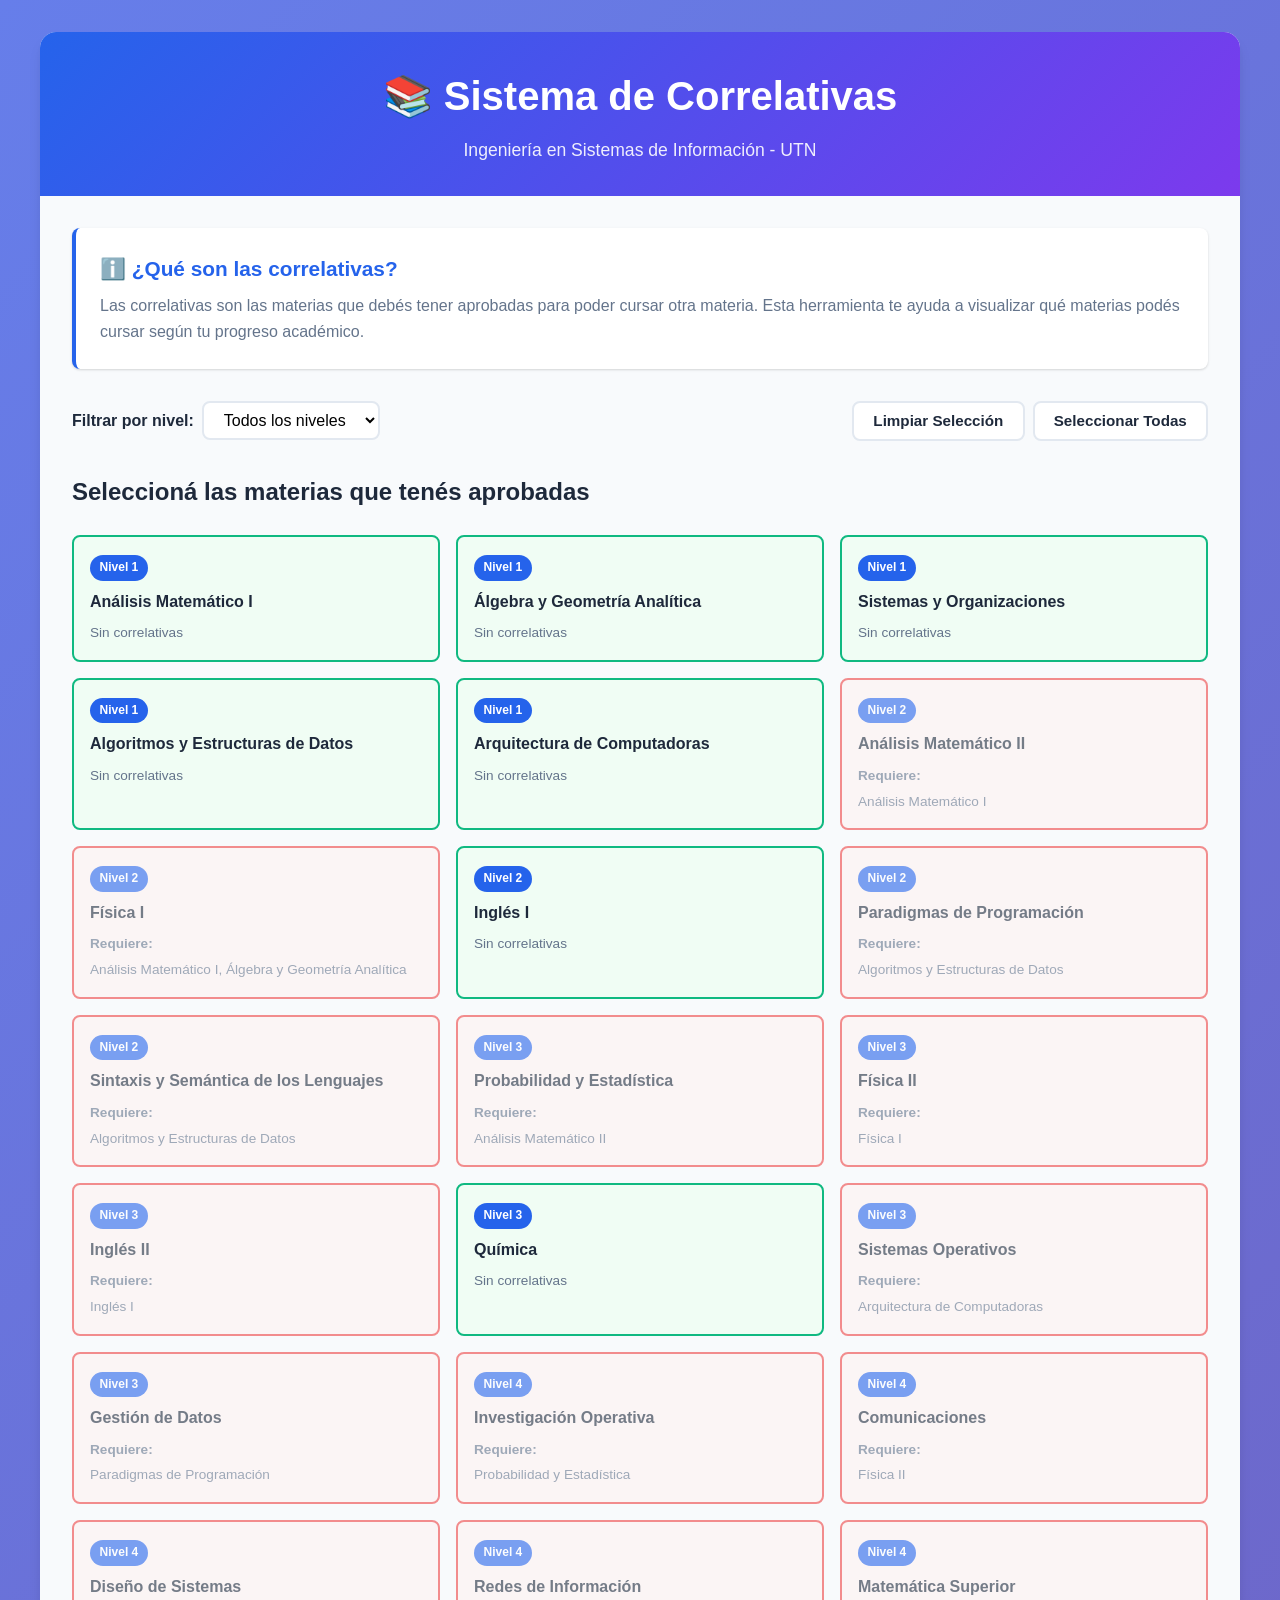
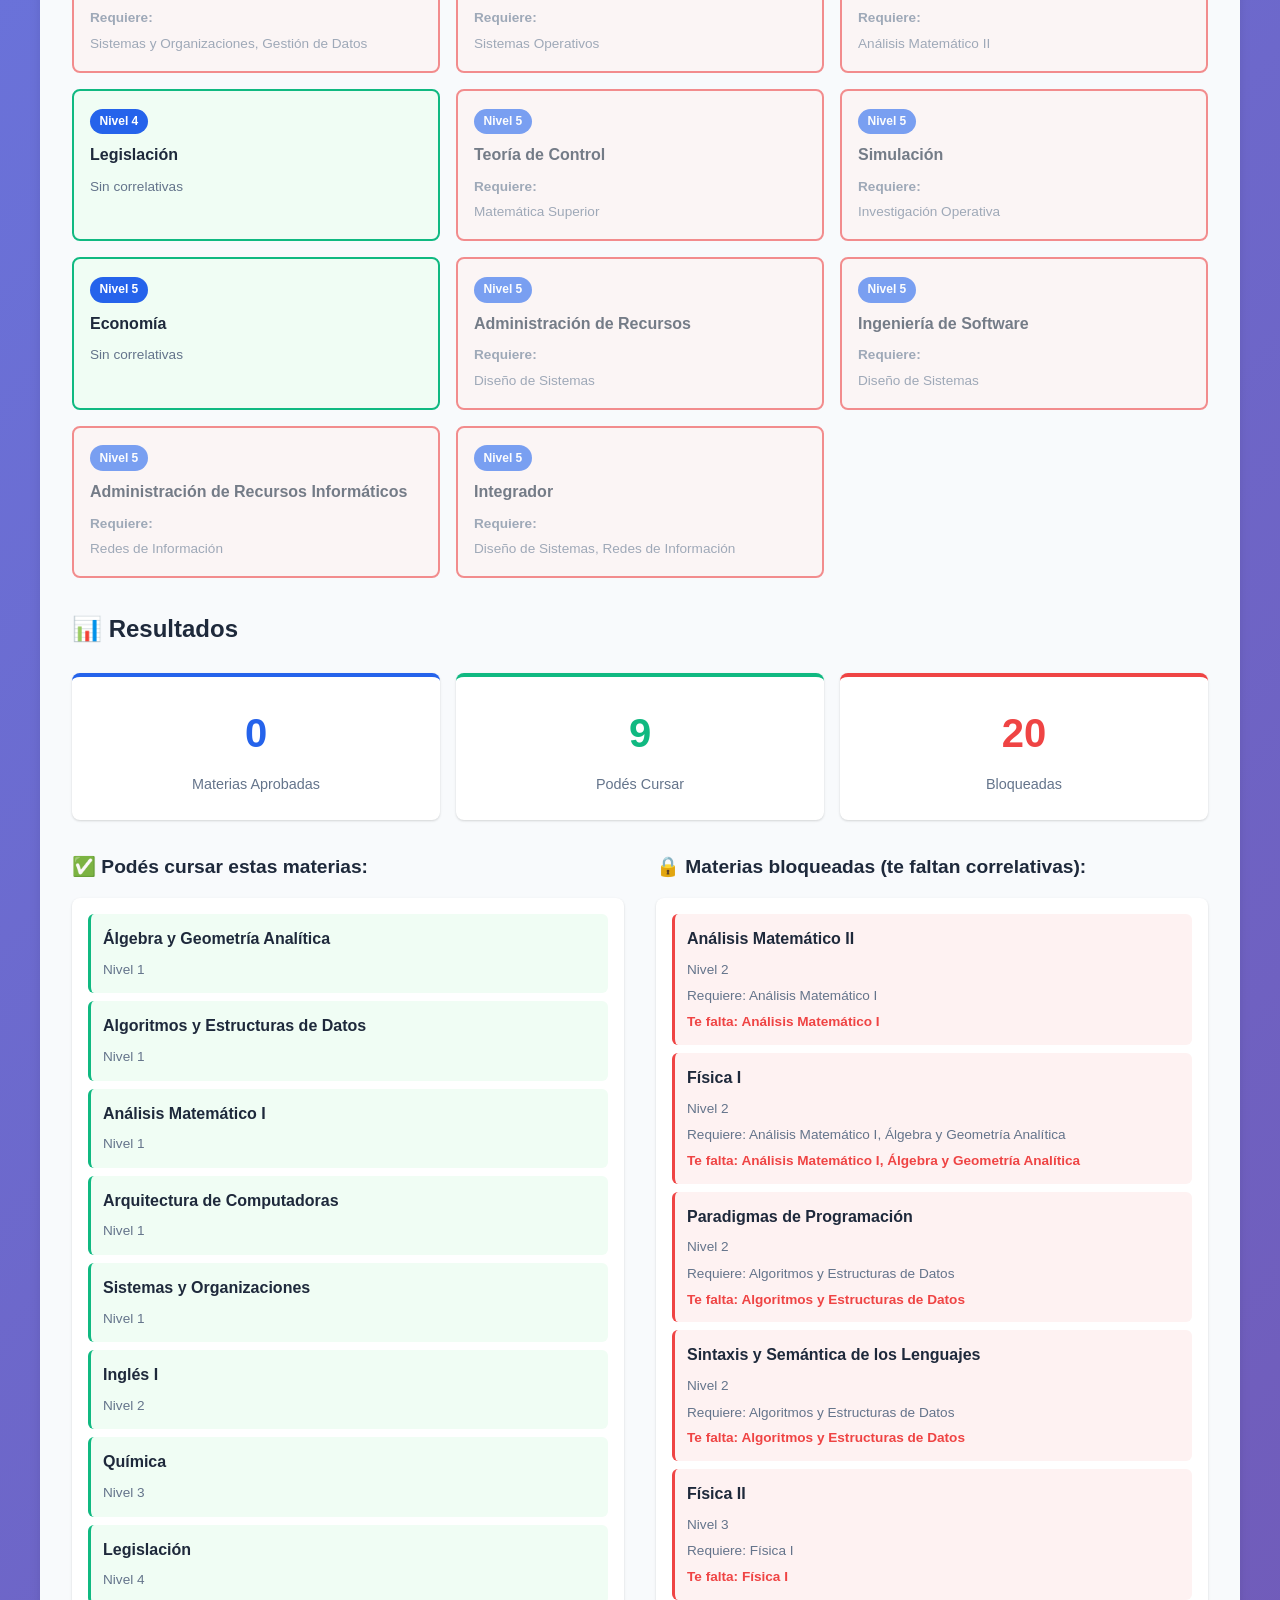
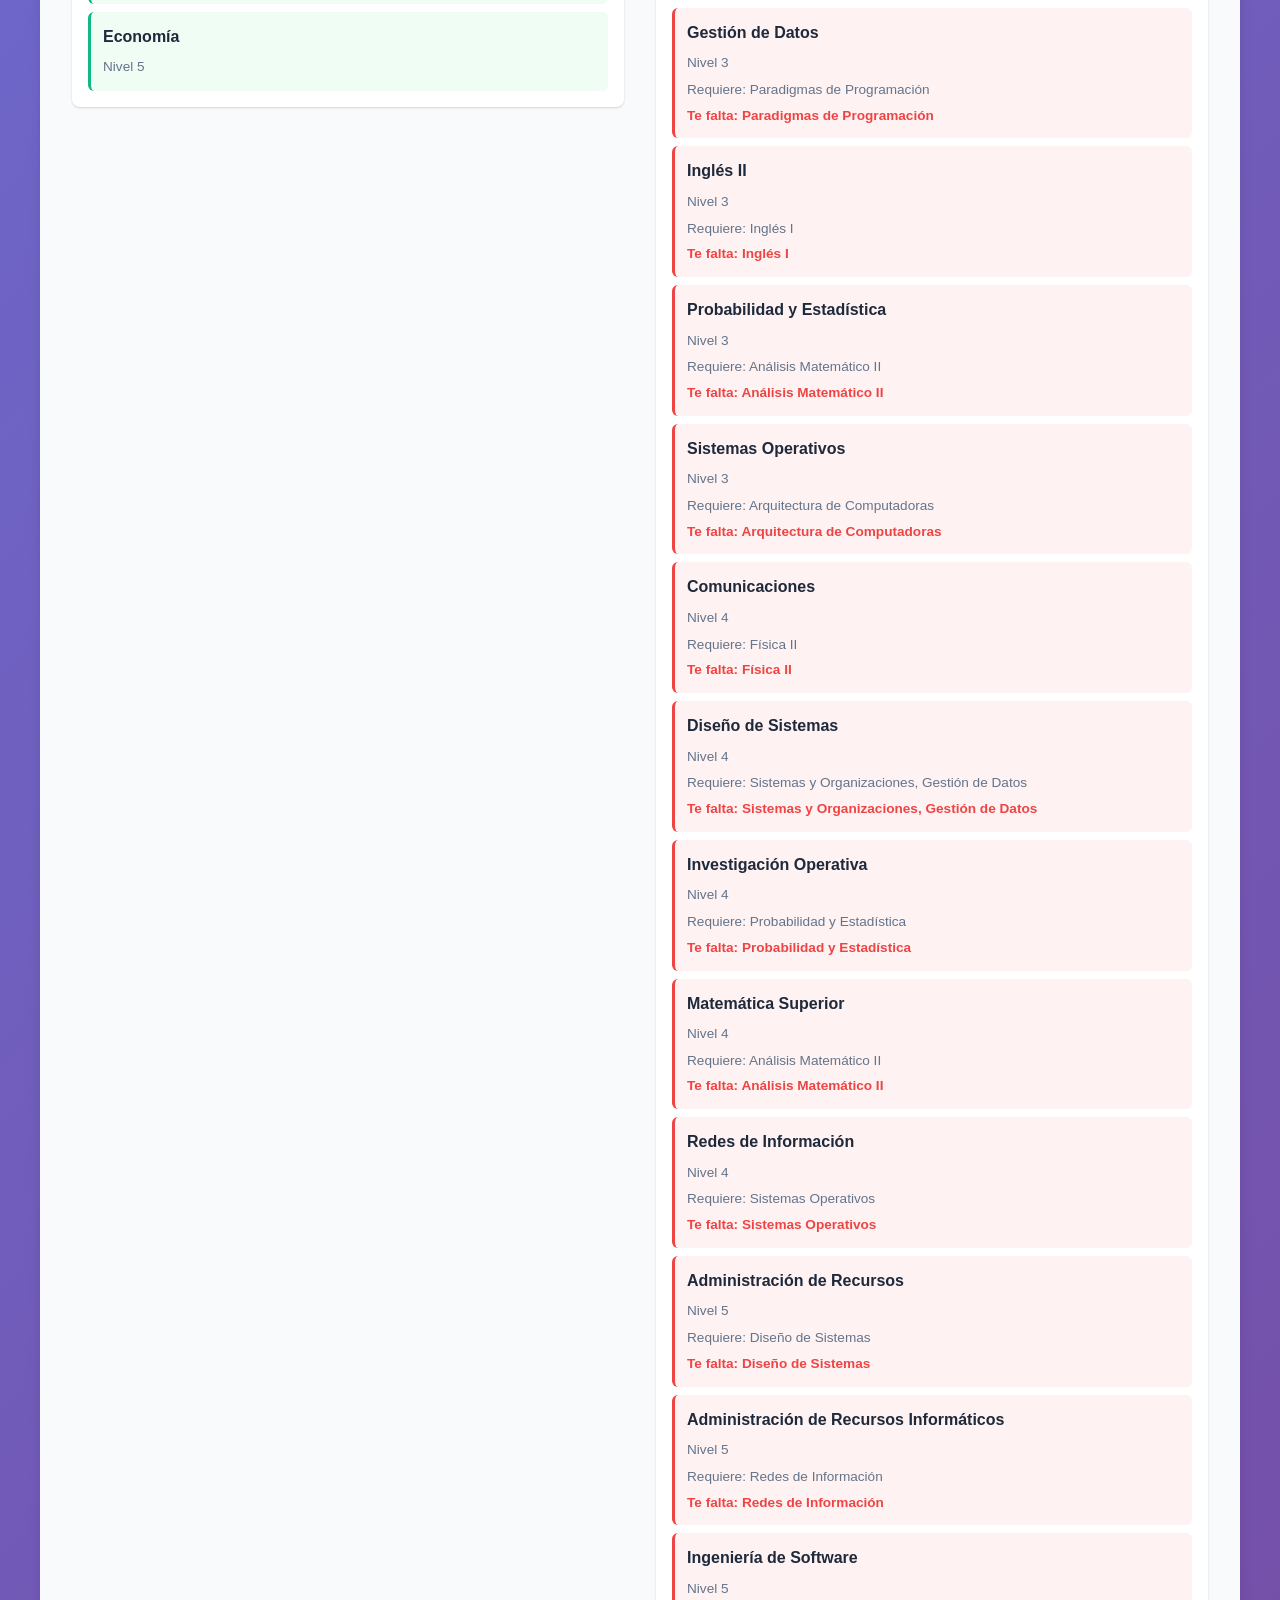
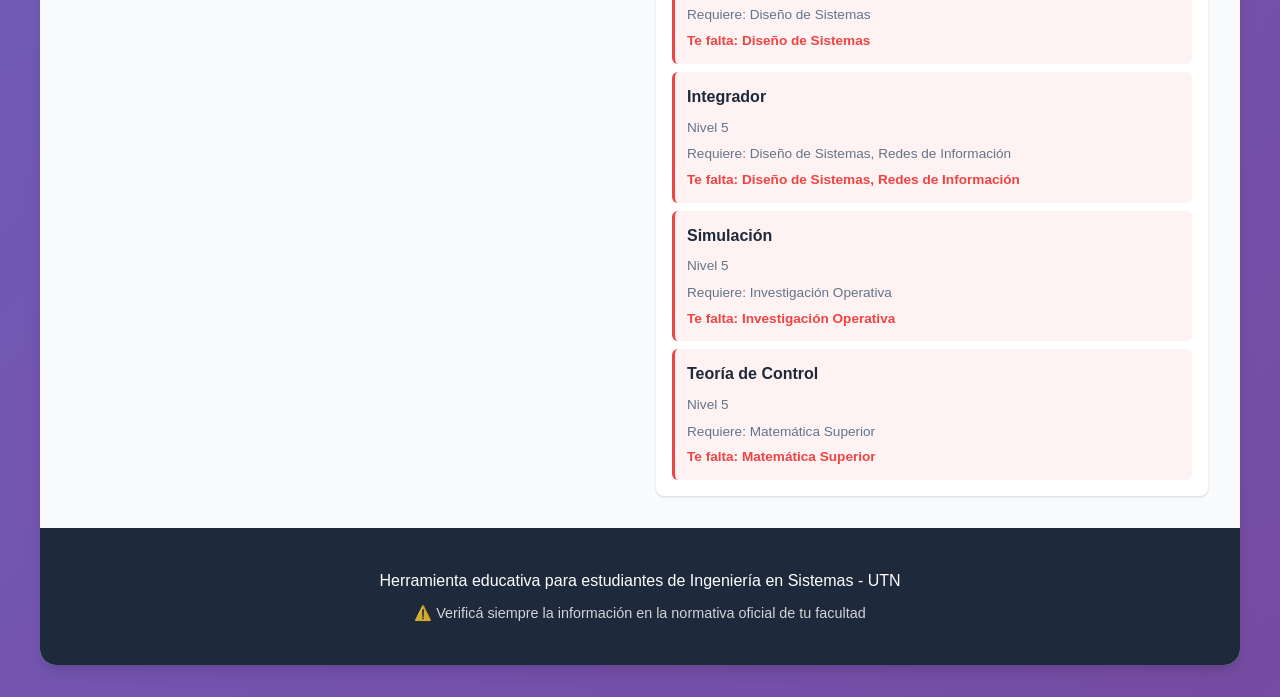
<file: index.html>
<!DOCTYPE html>
<html lang="es">
<head>
    <meta charset="UTF-8">
    <meta name="viewport" content="width=device-width, initial-scale=1.0">
    <title>Correlativas - Sistemas de Información UTN</title>
    <link rel="stylesheet" href="styles.css">
</head>
<body>
    <div class="container">
        <header>
            <h1>📚 Sistema de Correlativas</h1>
            <p class="subtitle">Ingeniería en Sistemas de Información - UTN</p>
        </header>

        <div class="main-content">
            <section class="info-panel">
                <h2>ℹ️ ¿Qué son las correlativas?</h2>
                <p>Las correlativas son las materias que debés tener aprobadas para poder cursar otra materia. 
                   Esta herramienta te ayuda a visualizar qué materias podés cursar según tu progreso académico.</p>
            </section>

            <section class="controls">
                <div class="nivel-selector">
                    <label for="nivelFilter">Filtrar por nivel:</label>
                    <select id="nivelFilter">
                        <option value="todos">Todos los niveles</option>
                        <option value="1">Nivel 1</option>
                        <option value="2">Nivel 2</option>
                        <option value="3">Nivel 3</option>
                        <option value="4">Nivel 4</option>
                        <option value="5">Nivel 5</option>
                    </select>
                </div>
                <div class="actions">
                    <button id="clearAll" class="btn btn-secondary">Limpiar Selección</button>
                    <button id="selectAll" class="btn btn-secondary">Seleccionar Todas</button>
                </div>
            </section>

            <section class="materias-section">
                <h2>Seleccioná las materias que tenés aprobadas</h2>
                <div id="materiasContainer" class="materias-grid"></div>
            </section>

            <section class="resultados-section">
                <h2>📊 Resultados</h2>
                <div class="stats">
                    <div class="stat-card">
                        <span class="stat-number" id="materiasAprobadas">0</span>
                        <span class="stat-label">Materias Aprobadas</span>
                    </div>
                    <div class="stat-card">
                        <span class="stat-number" id="materiasPosibles">0</span>
                        <span class="stat-label">Podés Cursar</span>
                    </div>
                    <div class="stat-card">
                        <span class="stat-number" id="materiasBloqueadas">0</span>
                        <span class="stat-label">Bloqueadas</span>
                    </div>
                </div>

                <div class="resultados-details">
                    <div class="resultado-group">
                        <h3>✅ Podés cursar estas materias:</h3>
                        <div id="materiasPosiblesLista" class="materias-lista"></div>
                    </div>
                    <div class="resultado-group">
                        <h3>🔒 Materias bloqueadas (te faltan correlativas):</h3>
                        <div id="materiasBloqueadasLista" class="materias-lista"></div>
                    </div>
                </div>
            </section>
        </div>

        <footer>
            <p>Herramienta educativa para estudiantes de Ingeniería en Sistemas - UTN</p>
            <p class="disclaimer">⚠️ Verificá siempre la información en la normativa oficial de tu facultad</p>
        </footer>
    </div>

    <script src="script.js"></script>
</body>
</html>
</file>
<file: styles.css>
* {
    margin: 0;
    padding: 0;
    box-sizing: border-box;
}

:root {
    --primary-color: #2563eb;
    --secondary-color: #7c3aed;
    --success-color: #10b981;
    --warning-color: #f59e0b;
    --danger-color: #ef4444;
    --bg-color: #f8fafc;
    --card-bg: #ffffff;
    --text-color: #1e293b;
    --text-secondary: #64748b;
    --border-color: #e2e8f0;
    --shadow: 0 1px 3px 0 rgba(0, 0, 0, 0.1), 0 1px 2px 0 rgba(0, 0, 0, 0.06);
    --shadow-lg: 0 10px 15px -3px rgba(0, 0, 0, 0.1), 0 4px 6px -2px rgba(0, 0, 0, 0.05);
}

body {
    font-family: -apple-system, BlinkMacSystemFont, 'Segoe UI', Roboto, 'Helvetica Neue', Arial, sans-serif;
    background: linear-gradient(135deg, #667eea 0%, #764ba2 100%);
    color: var(--text-color);
    line-height: 1.6;
    min-height: 100vh;
    padding: 2rem 1rem;
}

.container {
    max-width: 1200px;
    margin: 0 auto;
    background: var(--bg-color);
    border-radius: 1rem;
    box-shadow: var(--shadow-lg);
    overflow: hidden;
}

header {
    background: linear-gradient(135deg, var(--primary-color) 0%, var(--secondary-color) 100%);
    color: white;
    padding: 2rem;
    text-align: center;
}

header h1 {
    font-size: 2.5rem;
    margin-bottom: 0.5rem;
    font-weight: 700;
}

.subtitle {
    font-size: 1.1rem;
    opacity: 0.9;
}

.main-content {
    padding: 2rem;
}

.info-panel {
    background: var(--card-bg);
    border-left: 4px solid var(--primary-color);
    padding: 1.5rem;
    border-radius: 0.5rem;
    margin-bottom: 2rem;
    box-shadow: var(--shadow);
}

.info-panel h2 {
    color: var(--primary-color);
    margin-bottom: 0.5rem;
    font-size: 1.3rem;
}

.info-panel p {
    color: var(--text-secondary);
}

.controls {
    display: flex;
    justify-content: space-between;
    align-items: center;
    gap: 1rem;
    margin-bottom: 2rem;
    flex-wrap: wrap;
}

.nivel-selector {
    display: flex;
    align-items: center;
    gap: 0.5rem;
}

.nivel-selector label {
    font-weight: 600;
    color: var(--text-color);
}

.nivel-selector select {
    padding: 0.5rem 1rem;
    border: 2px solid var(--border-color);
    border-radius: 0.5rem;
    background: white;
    font-size: 1rem;
    cursor: pointer;
    transition: border-color 0.3s;
}

.nivel-selector select:hover,
.nivel-selector select:focus {
    border-color: var(--primary-color);
    outline: none;
}

.actions {
    display: flex;
    gap: 0.5rem;
}

.btn {
    padding: 0.6rem 1.2rem;
    border: none;
    border-radius: 0.5rem;
    font-size: 0.95rem;
    font-weight: 600;
    cursor: pointer;
    transition: all 0.3s;
}

.btn-secondary {
    background: var(--card-bg);
    color: var(--text-color);
    border: 2px solid var(--border-color);
}

.btn-secondary:hover {
    background: var(--primary-color);
    color: white;
    border-color: var(--primary-color);
    transform: translateY(-2px);
    box-shadow: var(--shadow);
}

.materias-section {
    margin-bottom: 2rem;
}

.materias-section h2 {
    color: var(--text-color);
    margin-bottom: 1.5rem;
    font-size: 1.5rem;
}

.materias-grid {
    display: grid;
    grid-template-columns: repeat(auto-fill, minmax(280px, 1fr));
    gap: 1rem;
}

.materia-card {
    background: var(--card-bg);
    border: 2px solid var(--border-color);
    border-radius: 0.5rem;
    padding: 1rem;
    cursor: pointer;
    transition: all 0.3s;
    position: relative;
}

.materia-card:hover {
    transform: translateY(-2px);
    box-shadow: var(--shadow);
    border-color: var(--primary-color);
}

.materia-card.aprobada {
    background: linear-gradient(135deg, #10b981 0%, #059669 100%);
    color: white;
    border-color: var(--success-color);
}

.materia-card.puede-cursar {
    border-color: var(--success-color);
    background: #f0fdf4;
}

.materia-card.bloqueada {
    opacity: 0.6;
    border-color: var(--danger-color);
    background: #fef2f2;
}

.materia-nombre {
    font-weight: 700;
    font-size: 1rem;
    margin-bottom: 0.5rem;
    display: block;
}

.materia-nivel {
    display: inline-block;
    background: var(--primary-color);
    color: white;
    padding: 0.2rem 0.6rem;
    border-radius: 1rem;
    font-size: 0.75rem;
    font-weight: 600;
    margin-bottom: 0.5rem;
}

.materia-card.aprobada .materia-nivel {
    background: rgba(255, 255, 255, 0.3);
}

.materia-correlativas {
    font-size: 0.85rem;
    color: var(--text-secondary);
    margin-top: 0.5rem;
}

.materia-card.aprobada .materia-correlativas {
    color: rgba(255, 255, 255, 0.9);
}

.materia-correlativas strong {
    display: block;
    margin-bottom: 0.25rem;
}

.resultados-section {
    margin-top: 2rem;
}

.resultados-section h2 {
    color: var(--text-color);
    margin-bottom: 1.5rem;
    font-size: 1.5rem;
}

.stats {
    display: grid;
    grid-template-columns: repeat(auto-fit, minmax(200px, 1fr));
    gap: 1rem;
    margin-bottom: 2rem;
}

.stat-card {
    background: var(--card-bg);
    padding: 1.5rem;
    border-radius: 0.5rem;
    text-align: center;
    box-shadow: var(--shadow);
    border-top: 4px solid var(--primary-color);
}

.stat-card:nth-child(2) {
    border-top-color: var(--success-color);
}

.stat-card:nth-child(3) {
    border-top-color: var(--danger-color);
}

.stat-number {
    display: block;
    font-size: 2.5rem;
    font-weight: 700;
    color: var(--primary-color);
}

.stat-card:nth-child(2) .stat-number {
    color: var(--success-color);
}

.stat-card:nth-child(3) .stat-number {
    color: var(--danger-color);
}

.stat-label {
    display: block;
    color: var(--text-secondary);
    font-size: 0.9rem;
    margin-top: 0.5rem;
}

.resultados-details {
    display: grid;
    grid-template-columns: repeat(auto-fit, minmax(300px, 1fr));
    gap: 2rem;
}

.resultado-group h3 {
    color: var(--text-color);
    margin-bottom: 1rem;
    font-size: 1.2rem;
}

.materias-lista {
    background: var(--card-bg);
    border-radius: 0.5rem;
    padding: 1rem;
    box-shadow: var(--shadow);
    min-height: 100px;
}

.materia-item {
    padding: 0.75rem;
    margin-bottom: 0.5rem;
    background: var(--bg-color);
    border-radius: 0.375rem;
    border-left: 3px solid var(--primary-color);
}

.materia-item:last-child {
    margin-bottom: 0;
}

.materia-item.puede-cursar {
    border-left-color: var(--success-color);
    background: #f0fdf4;
}

.materia-item.bloqueada {
    border-left-color: var(--danger-color);
    background: #fef2f2;
}

.materia-item strong {
    display: block;
    color: var(--text-color);
    margin-bottom: 0.25rem;
}

.materia-item small {
    color: var(--text-secondary);
    font-size: 0.85rem;
}

.empty-state {
    text-align: center;
    padding: 2rem;
    color: var(--text-secondary);
}

footer {
    background: var(--text-color);
    color: white;
    padding: 2rem;
    text-align: center;
}

footer p {
    margin: 0.5rem 0;
}

.disclaimer {
    font-size: 0.9rem;
    opacity: 0.8;
}

@media (max-width: 768px) {
    body {
        padding: 1rem 0.5rem;
    }

    header h1 {
        font-size: 2rem;
    }

    .main-content {
        padding: 1rem;
    }

    .controls {
        flex-direction: column;
        align-items: stretch;
    }

    .nivel-selector {
        flex-direction: column;
        align-items: stretch;
    }

    .materias-grid {
        grid-template-columns: 1fr;
    }

    .resultados-details {
        grid-template-columns: 1fr;
    }

    .stats {
        grid-template-columns: 1fr;
    }
}
</file>
